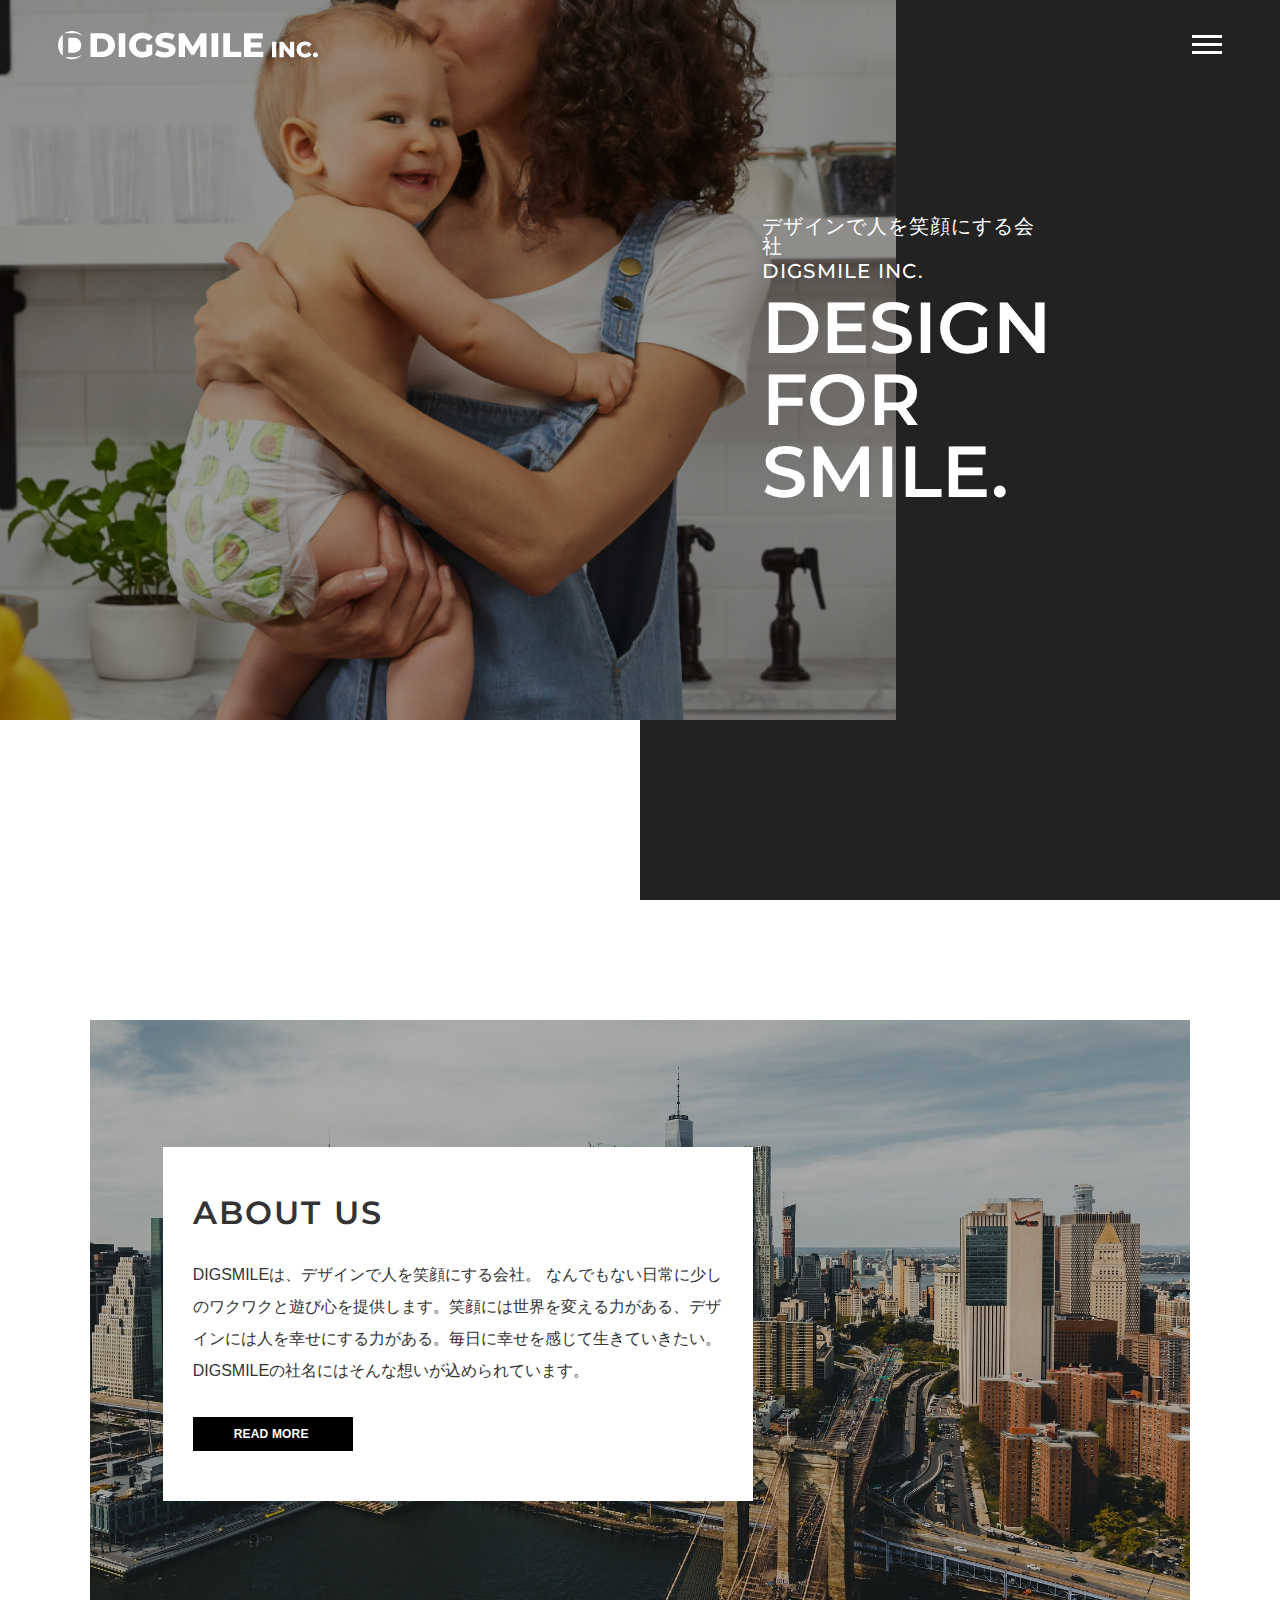
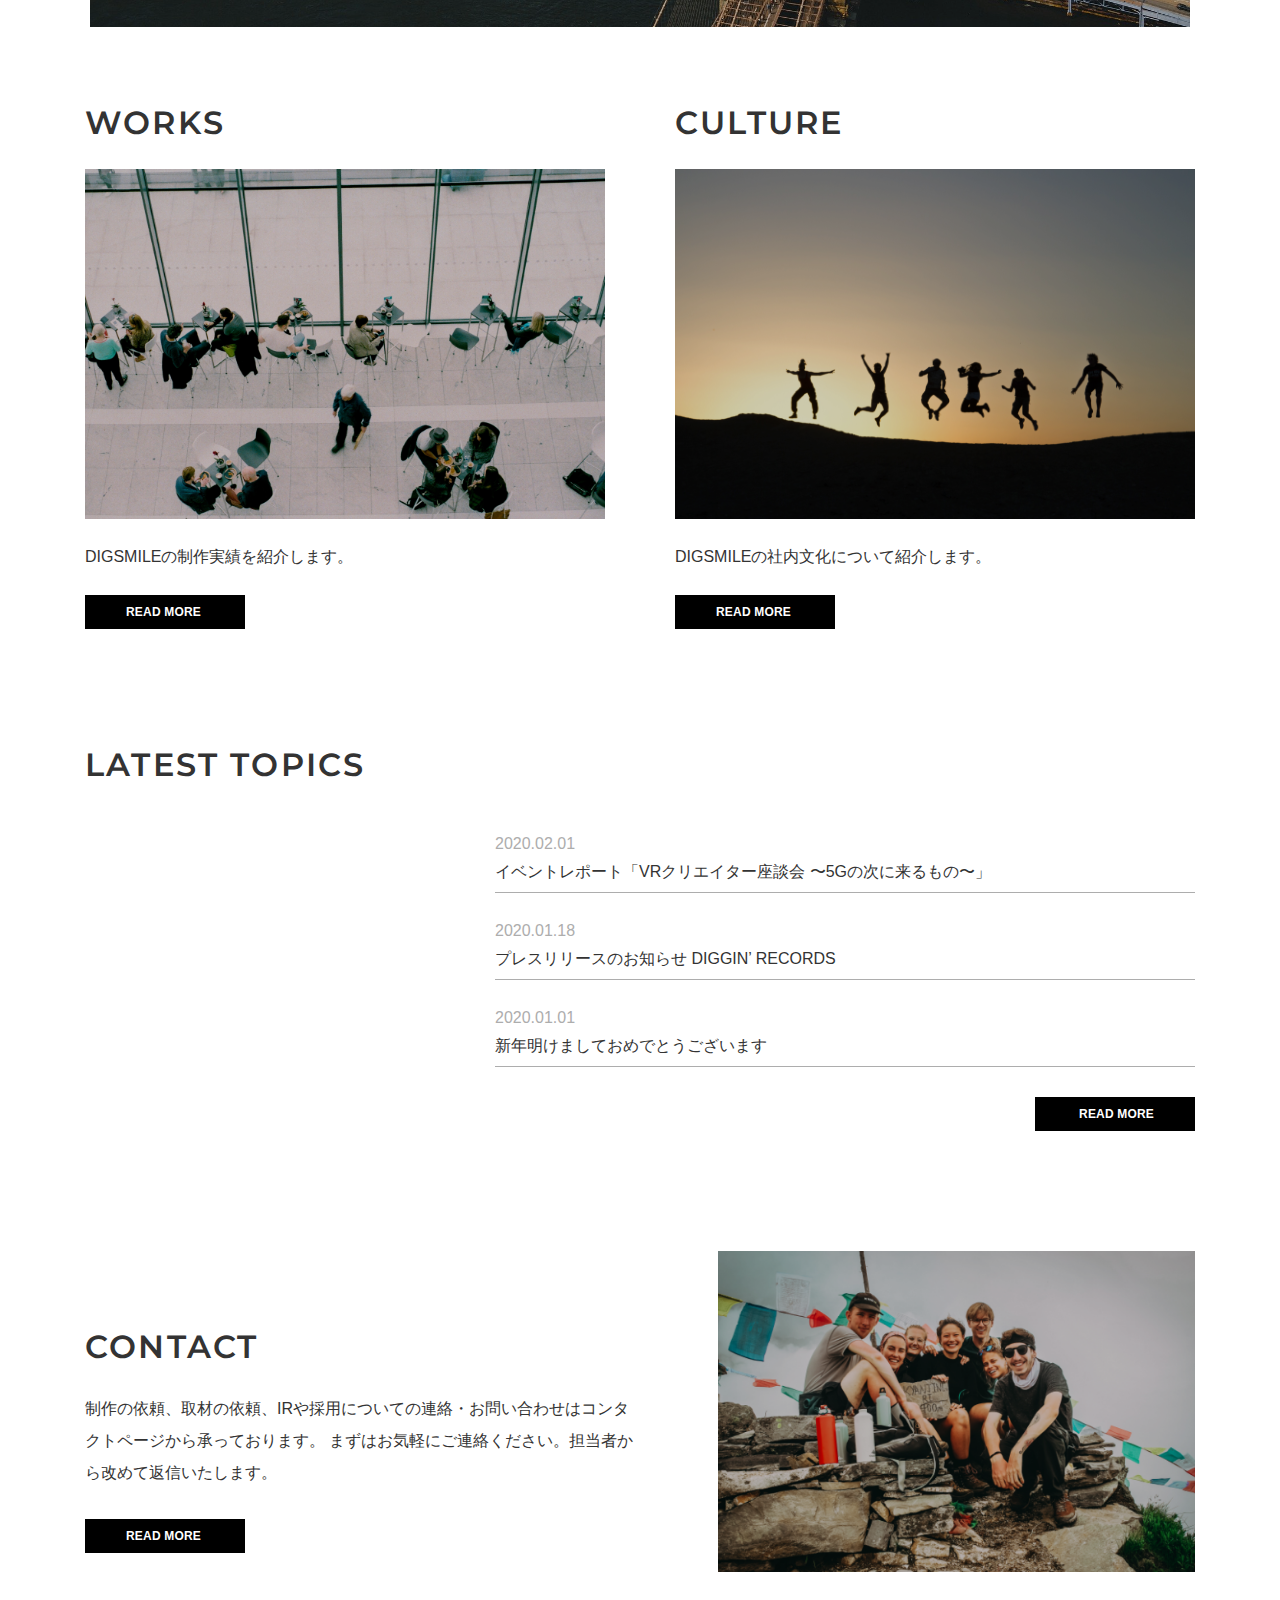
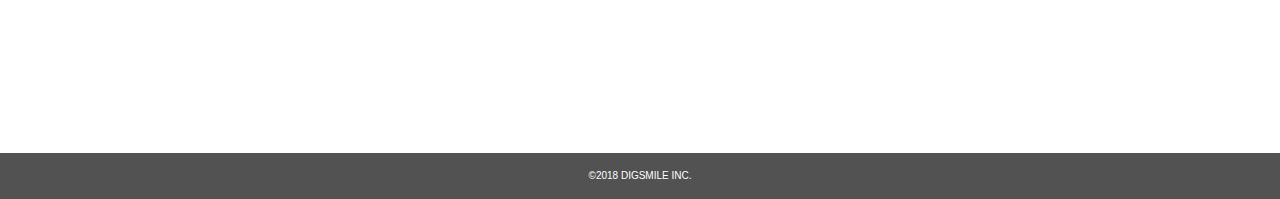
<file: index.html>
<!DOCTYPE html>
<html lang="en">

<head>
    <meta charset="UTF-8">
    <meta http-equiv="X-UA-Compatible" content="IE=edge">
    <meta name="viewport" content="width=device-width, initial-scale=1.0">
    <title>DIGSMILE</title>
    <meta name="description" content="DIGSMILEは、デザインで人を笑顔にする会社。
    なんでもない日常に少しのワクワクと遊び心を提供します。笑顔には世界を変える力がある、デザインには人を幸せにする力がある。毎日に幸せを感じて生きていきたい。">
    <link rel="shortcut icon" href="./img/logo.png">
    <link rel="preconnect" href="https://fonts.googleapis.com">
    <link rel="preconnect" href="https://fonts.gstatic.com" crossorigin>
    <link
        href="https://fonts.googleapis.com/css2?family=Montserrat:wght@400;800&family=Noto+Sans+JP:wght@400;700&display=swap"
        rel="stylesheet">
    <!-- aos -->
    <link href="https://unpkg.com/aos@2.3.1/dist/aos.css" rel="stylesheet">    
    <link rel="stylesheet" href="./css/reset.css">
    <link rel="stylesheet" href="./css/style.css">
</head>

<body>
    <header>
        <div class="header_inner">
            <h1 class="header_logo"><a href="./index.html"><img src="./img/site-logo.png" alt="ロゴ"></a></h1>

            <!-- drawer -->
            <div class="drawer-icon ">
                <div class="drawer-icon__bars">
                    <div class="drawer-icon__bar1"></div>
                    <div class="drawer-icon__bar2"></div>
                    <div class="drawer-icon__bar3"></div>
                </div>
            </div>
            <div class="drawer-content">
                <div class="drawer-content__items">
                    <div class="drawer-content__item"><a href="./index.html">
                        <img src="./img/logo.png" alt="">
                    </a></div>
                    <div class="drawer-content__item"><a href="./about.html">ABOUT US</a></div>
                    <div class="drawer-content__item"><a href="#works">WORKS</a></div>
                    <div class="drawer-content__item"><a href="#culture">CULTURE</a></div>
                    <div class="drawer-content__item"><a href="#topics">TOPICS</a></div>
                    <div class="drawer-content__item"><a href="./contact.html">CONTACT</a></div>
                </div>
            </div>
        
            <div class="drawer-background">
        
            </div>

        </div>
    </header>

    <main>
        <section class="top">
            <div class="top_img">
                <div class="top_copy">
                    <p class="top_jp">デザインで人を笑顔にする会社</p>
                    <p class="top_company">DIGSMILE INC.</p>
                    <p class="main_copy">DESIGN<br>FOR<br>SMILE.</p>
                </div>

            </div>

        </section>
        <section class="about">
            <div class="about_inner" >
                <div class="about_container">
                    <h2 class="about_title title">ABOUT US</h2>
                    <p class="about_copy">DIGSMILEは、デザインで人を笑顔にする会社。
                        なんでもない日常に少しのワクワクと遊び心を提供します。笑顔には世界を変える力がある、デザインには人を幸せにする力がある。毎日に幸せを感じて生きていきたい。
                        DIGSMILEの社名にはそんな想いが込められています。</p>
                    <div class="about_button btn"><a href="">READ MORE</a></div>
                </div>
            </div>

        </section>
        <section class="items">
            <div class="items_inner inner">
                <div class="works" id="works">
                    <h2 class="items_title title">WORKS</h2>
                    <div class="items_img"><img src="./img/works-img.png" alt=""></div>
                    <p class="items_text">DIGSMILEの制作実績を紹介します。</p>
                    <div class="items_button btn"><a href="">READ MORE</a></div>
                </div>
                <div class="culture" id="culture">
                    <h2 class="items_title title">CULTURE</h2>
                    <div class="items_img"><img src="./img/culture-img.png" alt=""></div>
                    <p class="items_text">DIGSMILEの社内文化について紹介します。</p>
                    <div class="items_button btn"><a href="">READ MORE</a></div>

                </div>
            </div>
        </section>
        <section class="topics" id="topics">
            <div class="topics_inner inner">
                <h2 class="topics_title title">LATEST TOPICS</h2>
                <ul class="topics_items">
                    <li class="topics_item"><a href="">
                            <time class="topics_date">2020.02.01</time>
                            <div class="topics_subtitle">イベントレポート「VRクリエイター座談会 〜5Gの次に来るもの〜」</div>
                        </a></li>
                    <li class="topics_item"><a href="">
                            <time class="topics_date">2020.01.18</time>
                            <div class="topics_subtitle"> プレスリリースのお知らせ DIGGIN’ RECORDS</div>
                        </a></li>
                    <li class="topics_item"><a href="">
                            <time class="topics_date">2020.01.01</time>
                            <div class="topics_subtitle">新年明けましておめでとうございます</div>
                        </a></li>
                </ul>
                <div class="topics_button btn"><a href="">READ MORE</a></div>


            </div>

        </section>
        <section class="contact">
            <div class="contact_inner inner">
                <div class="contact_content">
                    <div class="contact_title title">CONTACT</div>
                    <p class="contact_text">制作の依頼、取材の依頼、IRや採用についての連絡・お問い合わせはコンタクトページから承っております。
                        まずはお気軽にご連絡ください。担当者から改めて返信いたします。
                    </p>
                    <div class="contact_button btn"><a href="">READ MORE</a></div>
                </div>
                <div class="contact_img"><img src="./img/recruit-img.png" alt=""></div>
            </div>
        </section>
    </main>
    <footer>
        <footer class="footer_copy">©2018 DIGSMILE INC.</footer>

    </footer>
    <!-- j -->
    <script src="https://ajax.googleapis.com/ajax/libs/jquery/3.4.1/jquery.min.js"></script>
    <!-- aos.js -->
    <script src="https://unpkg.com/aos@2.3.1/dist/aos.js"></script>
    <script src="./js/script.js"></script>



</body>

</html>
</file>
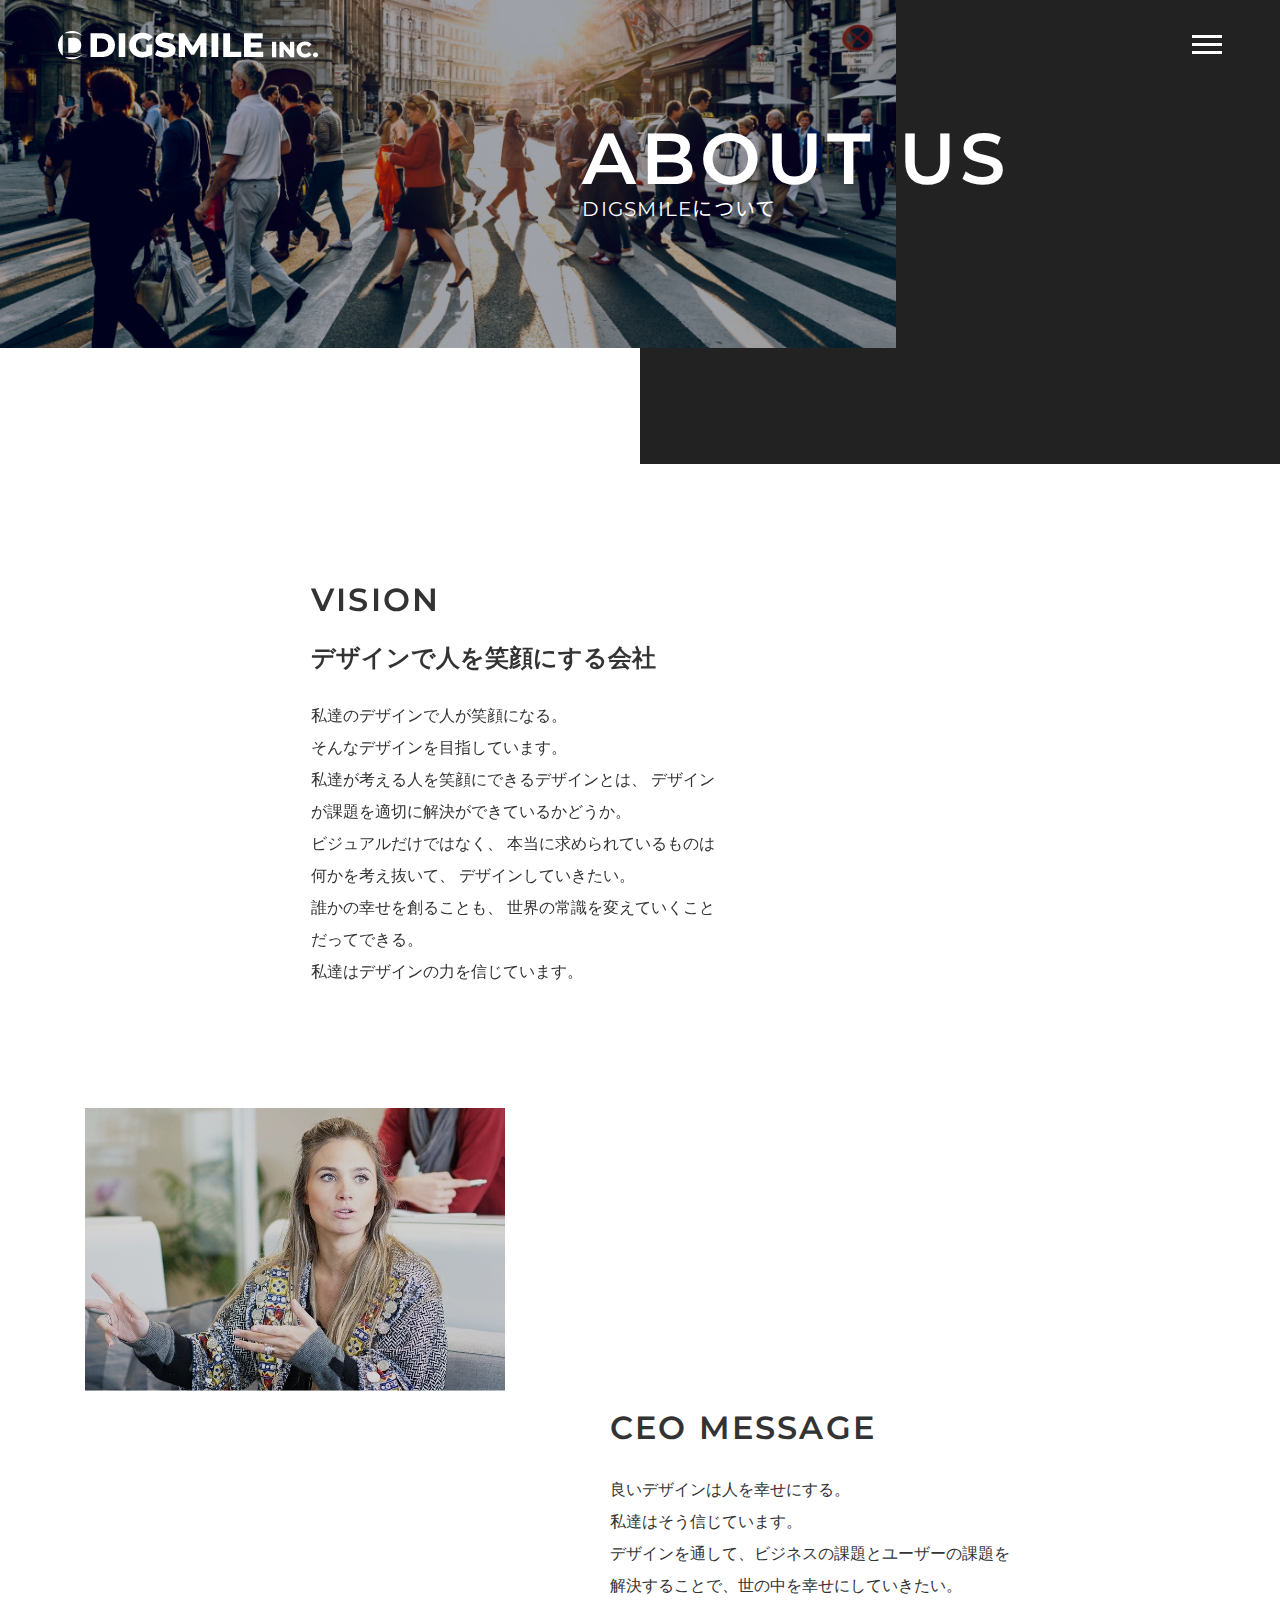
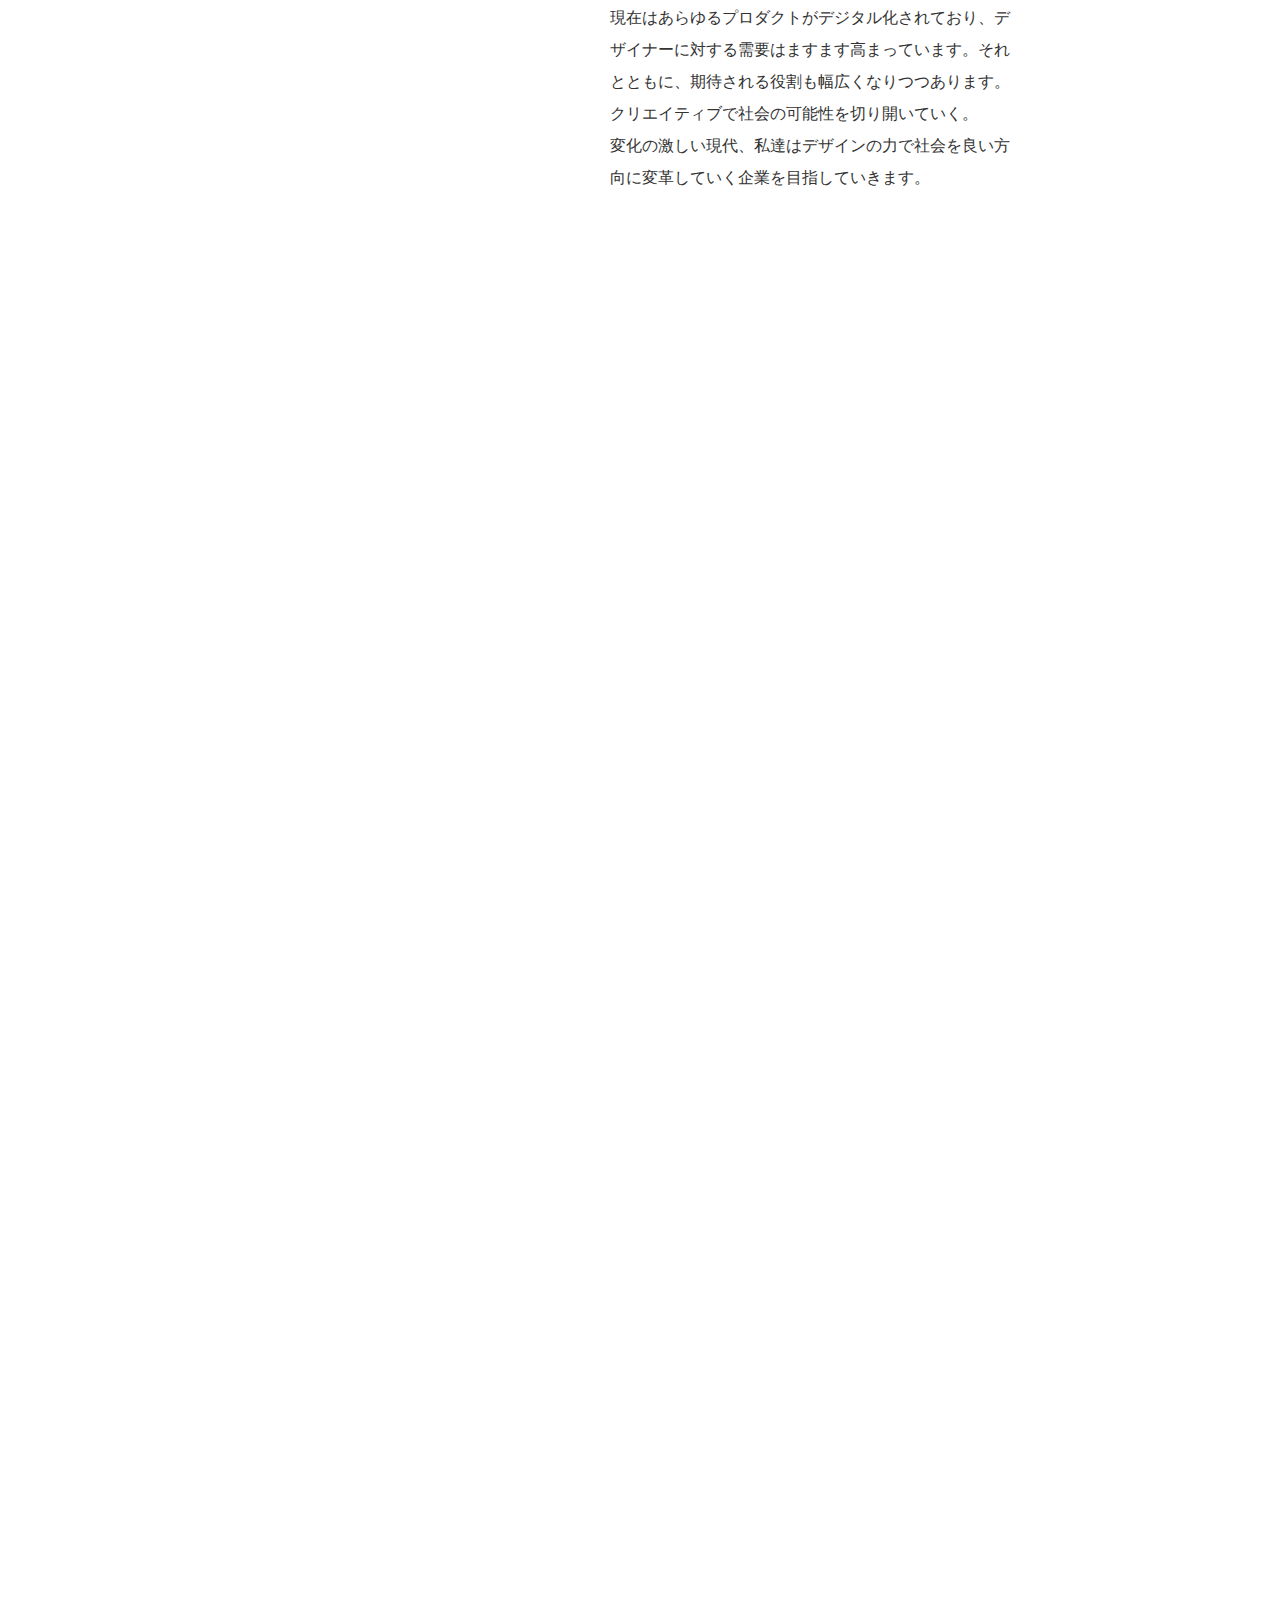
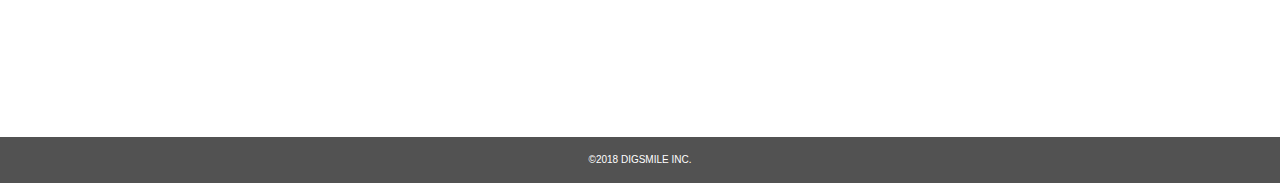
<file: about.html>
<!DOCTYPE html>
<html lang="en">

<head>
    <meta charset="UTF-8">
    <meta http-equiv="X-UA-Compatible" content="IE=edge">
    <meta name="viewport" content="width=device-width, initial-scale=1.0">
    <title>DIGSMILEについて</title>
    <meta name="description" content="DIGSMILEについて">
    <link rel="shortcut icon" href="./img/logo.png">

    <link rel="preconnect" href="https://fonts.googleapis.com">
    <link rel="preconnect" href="https://fonts.gstatic.com" crossorigin>
    <link
        href="https://fonts.googleapis.com/css2?family=Montserrat:wght@400;800&family=Noto+Sans+JP:wght@400;700&display=swap"
        rel="stylesheet">
    <!-- aos -->
    <link href="https://unpkg.com/aos@2.3.1/dist/aos.css" rel="stylesheet">    
    <link rel="stylesheet" href="./css/reset.css">
    <link rel="stylesheet" href="./css/style.css">
</head>

<body>
    <header>
        <div class="header_inner">
            <h1 class="header_logo"><a href="./index.html"><img src="./img/site-logo.png" alt="ロゴ"></a></h1>

            <!-- drawer -->
            <div class="drawer-icon ">
                <div class="drawer-icon__bars">
                    <div class="drawer-icon__bar1"></div>
                    <div class="drawer-icon__bar2"></div>
                    <div class="drawer-icon__bar3"></div>
                </div>
            </div>
            <div class="drawer-content">
                <div class="drawer-content__items">
                    <div class="drawer-content__item"><a href="./index.html">
                        <img src="./img/logo.png" alt="">
                    </a></div>
                    <div class="drawer-content__item"><a href="./about.html">ABOUT US</a></div>
                    <div class="drawer-content__item"><a href="#vision">VISION</a></div>
                    <div class="drawer-content__item"><a href="#message">MESSAGE</a></div>
                    <div class="drawer-content__item"><a href="#company">COMPANY</a></div>
                    <div class="drawer-content__item"><a href="./contact.html">CONTACT</a></div>
                </div>
            </div>
        
            <div class="drawer-background">
        
            </div>

        </div>
    </header>
    <main>
        <section class="about_top">
            <div class="about_top_img">
                <div class="about_top_copy">
                    <div class="about_top_title">ABOUT US</div>
                    <p class="about_top_text">DIGSMILEについて</p>
                </div>
            </div>
        </section>
        <section class="vision" id="vision" data-aos="fade-up">
            <div class="vision_inner inner">
                <div class="vision_box">
                    <div class="vision_title title">VISION</div>
                    <div class="vision_subtitle">デザインで人を笑顔にする会社</div>
                    <p class="vision_text">
                        私達のデザインで人が笑顔になる。
                        <br>
                        そんなデザインを目指しています。
                        <br>
                        私達が考える人を笑顔にできるデザインとは、
                        デザインが課題を適切に解決ができているかどうか。
                        <br>
                        ビジュアルだけではなく、
                        本当に求められているものは何かを考え抜いて、
                        デザインしていきたい。
                        <br>
                        誰かの幸せを創ることも、
                        世界の常識を変えていくことだってできる。
                        <br>
                        私達はデザインの力を信じています。
                    </p>
                </div>
            </div>

        </section>
        <section class="ceo" id="message">
            <div class="ceo_inner inner">
                <div class="ceo_img"><img src="./img/ceo-img.png" alt=""></div>
                <div class="ceo_box">
                    <div class="ceo_title title" >CEO MESSAGE</div>
                    <p class="ceo_text" >
                        良いデザインは人を幸せにする。
                        <br>
                        私達はそう信じています。
                        <br>


                        デザインを通して、ビジネスの課題とユーザーの課題を解決することで、世の中を幸せにしていきたい。
                        <br>


                        現在はあらゆるプロダクトがデジタル化されており、デザイナーに対する需要はますます高まっています。それとともに、期待される役割も幅広くなりつつあります。
                        <br>
                        クリエイティブで社会の可能性を切り開いていく。
                        <br>

                        変化の激しい現代、私達はデザインの力で社会を良い方向に変革していく企業を目指していきます。</p>
                </div>
            </div>

        </section>
        <section class="company" id="company" data-aos="fade-up">
            <div class="company_inner inner">
                <div class="company_title title">COMPANY</div>
                <dl class="company_lists">
                    <div class="company_list">
                        <dt class="company_list_title">社名</dt>
                        <dd class="company_list_detail">株式会社DIGSMILE</dd>
                    </div>
                    <div class="company_list">
                        <dt class="company_list_title">代表取締役</dt>
                        <dd class="company_list_detail">テイラー・スウィフト</dd>
                    </div>
                    <div class="company_list">
                        <dt class="company_list_title">設立</dt>
                        <dd class="company_list_detail">2020年1月1日</dd>
                    </div>
                    <div class="company_list">
                        <dt class="company_list_title">資本金</dt>
                        <dd class="company_list_detail">1億円</dd>
                    </div>
                    <div class="company_list">
                        <dt class="company_list_title">所在地</dt>
                        <dd class="company_list_detail">東京都新宿区☓☓0-0-0</dd>
                    </div>
                    <div class="company_list">
                        <dt class="company_list_title">電話番号</dt>
                        <dd class="company_list_detail">03-0000-00000</dd>
                    </div>
                </dl>
                <div class="gmap">
                    <iframe src="https://www.google.com/maps/embed?pb=!1m18!1m12!1m3!1d51840.02206357025!2d139.6741777168114!3d35.701583678374355!2m3!1f0!2f0!3f0!3m2!1i1024!2i768!4f13.1!3m3!1m2!1s0x60188d2059b7fd4b%3A0xec61c68fe232efd2!2z5p2x5Lqs6YO95paw5a6_5Yy6!5e0!3m2!1sja!2sjp!4v1634237068586!5m2!1sja!2sjp" width="600" height="450" style="border:0;" allowfullscreen="" loading="lazy"></iframe>

                </div>

            </div>

        </section>
        <section class="map">

        </section>
    </main>
    <footer>
        <footer class="footer_copy">©2018 DIGSMILE INC.</footer>
    </footer>
    <!-- j -->
    <script src="https://ajax.googleapis.com/ajax/libs/jquery/3.4.1/jquery.min.js"></script>
    <!-- aos.js -->
    <script src="https://unpkg.com/aos@2.3.1/dist/aos.js"></script>
    <script src="./js/script.js"></script>



</body>

</html>
</file>
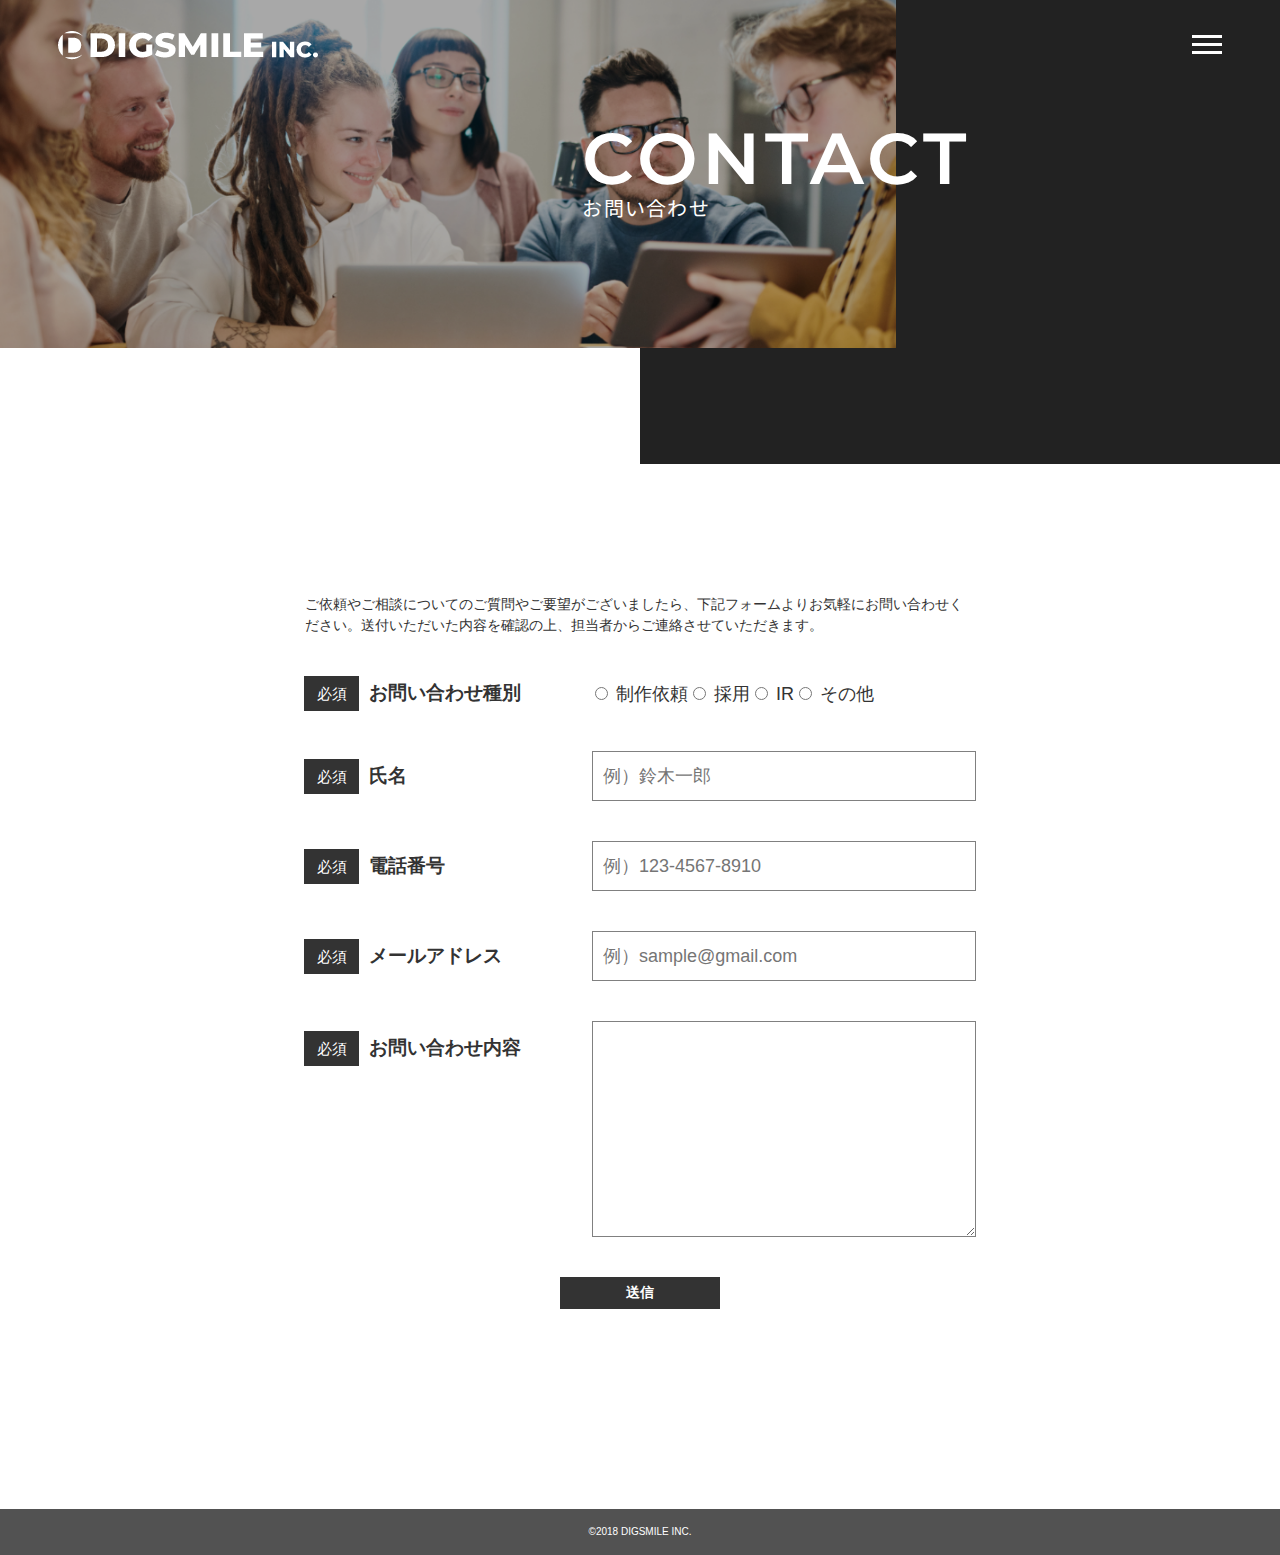
<file: contact.html>
<!DOCTYPE html>
<html lang="en">

<head>
    <meta charset="UTF-8">
    <meta http-equiv="X-UA-Compatible" content="IE=edge">
    <meta name="viewport" content="width=device-width, initial-scale=1.0">
    <title>お問い合わせ</title>
    <meta name="description" content="お問い合わせ">
    <link rel="shortcut icon" href="./img/logo.png">

    <link rel="preconnect" href="https://fonts.googleapis.com">
    <link rel="preconnect" href="https://fonts.gstatic.com" crossorigin>
    <link
        href="https://fonts.googleapis.com/css2?family=Montserrat:wght@400;800&family=Noto+Sans+JP:wght@400;700&display=swap"
        rel="stylesheet">
    <!-- aos -->
    <link href="https://unpkg.com/aos@2.3.1/dist/aos.css" rel="stylesheet">    
    <link rel="stylesheet" href="./css/reset.css">
    <link rel="stylesheet" href="./css/style.css">
</head>

<body>
    <header>
        <div class="header_inner">
          <h1 class="header_logo"><a href="./index.html"><img src="./img/site-logo.png" alt="ロゴ"></a></h1>

            <!-- drawer -->
            <div class="drawer-icon ">
                <div class="drawer-icon__bars">
                    <div class="drawer-icon__bar1"></div>
                    <div class="drawer-icon__bar2"></div>
                    <div class="drawer-icon__bar3"></div>
                </div>
            </div>
            <div class="drawer-content">
                <div class="drawer-content__items">
                    <div class="drawer-content__item"><a href="./index.html">
                        <img src="./img/logo.png" alt="">
                    </a></div>
                    <div class="drawer-content__item"><a href="./about.html">ABOUT US</a></div>
                    <div class="drawer-content__item"><a href="./contact.html">CONTACT</a></div>
                </div>
            </div>
        
            <div class="drawer-background">
        
            </div>
        </div>
    </header>
    <main>
        <section class="about_top">
            <div class="contact_top_img">
                <div class="about_top_copy">
                    <div class="about_top_title">CONTACT</div>
                    <p class="about_top_text">お問い合わせ</p>
                </div>
            </div>
        </section>
        <section class="contact_box">
            <form>
                <p class="label-title">ご依頼やご相談についてのご質問やご要望がございましたら、下記フォームよりお気軽にお問い合わせください。送付いただいた内容を確認の上、担当者からご連絡させていただきます。</p>
                <div class="form-radio">
                    <p class="form-label"><span class="form-require">必須</span>お問い合わせ種別</p>
                    <div class="radio-label">
                        　<label>
                            <input type="radio" name="job" value="officeworker">
                            制作依頼
                        </label>
                        <label>
                            <input type="radio" name="job" value="student">
                            採用
                        </label>
                        <label>
                            <input type="radio" name="job" value="housewife">
                            IR
                        </label>
                        <label for="sonota">
                            <input type="radio" name="job" value="other">
                            その他
                        </label>
                    </div>
                </div>
                <div class="form-sample">
                    <p class="form-label"><span class="form-require">必須</span>氏名</p>
                    <input type="text" class="form-input" placeholder="例）鈴木一郎">
                </div>
                
                <div class="form-sample">
                    <p class="form-label"><span class="form-require">必須</span>電話番号</p>
                    <input type="text" class="form-input" placeholder="例）123-4567-8910">
                </div>
                <div class="form-sample">
                    <p class="form-label"><span class="form-require">必須</span>メールアドレス</p>
                    <input type="email" class="form-input" placeholder="例）sample@gmail.com">
                </div>
                <div class="form-sample">
                    <p class="form-label last"><span class="form-require">必須</span>お問い合わせ内容</p>
                    <textarea class="form-textarea"></textarea>
                </div>
                <div class="form_button">
                    <input type="submit" class="form-Btn" value="送信">
                </div>
            </form>

        </section>


    </main>
    <footer>
        <footer class="footer_copy">©2018 DIGSMILE INC.</footer>
    </footer>
    <!-- j -->
    <script src="https://ajax.googleapis.com/ajax/libs/jquery/3.4.1/jquery.min.js"></script>
    <!-- aos.js -->
    <script src="https://unpkg.com/aos@2.3.1/dist/aos.js"></script>
    <script src="./js/script.js"></script>


</body>

</html>
</file>
<file: css/style.css>
body {
  font-family: YuGothic, "Yu Gothic", sans-serif;
  color: #333333;
}

.inner {
  max-width: 1110px;
  margin: 0 auto;
}

@media (min-width: 768px) and (max-width: 1200px) {
  .inner {
    padding: 0 30px;
  }
}

@media (max-width: 767px) {
  .inner {
    padding: 0 15px;
  }
}

.title {
  font-size: 32px;
  font-family: "Montserrat", "Noto Sans JP", sans-serif;
  font-weight: 600;
  letter-spacing: 0.068em;
}

.btn a {
  display: inline-block;
  padding: 10px 40px;
  background-color: #000;
  color: #fff;
  font-size: 12px;
  font-weight: 600;
  letter-spacing: 0.015em;
  width: 160px;
  border: 1px solid #000;
}

.btn a:hover {
  color: #000;
  background-color: #fff;
  border: solid 1px #000;
  -webkit-transition: all 0.3s;
  transition: all 0.3s;
}

header {
  z-index: 100;
  position: fixed;
  width: 100%;
}

.header_inner {
  height: 90px;
  display: -webkit-box;
  display: -ms-flexbox;
  display: flex;
  -webkit-box-pack: justify;
      -ms-flex-pack: justify;
          justify-content: space-between;
  -webkit-box-align: center;
      -ms-flex-align: center;
          align-items: center;
  padding: 0 58px;
}

@media (max-width: 767px) {
  .header_inner {
    padding: 0 20px;
  }
}

.header_charge_color {
  background-color: #292929e0;
}

.drawer-icon {
  z-index: 300;
  -webkit-transition: -webkit-transform 0.5s ease 0s;
  transition: -webkit-transform 0.5s ease 0s;
  transition: transform 0.5s ease 0s;
  transition: transform 0.5s ease 0s, -webkit-transform 0.5s ease 0s;
  cursor: pointer;
}

.drawer-icon.is-active .drawer-icon__bar1 {
  -webkit-transform: rotate(-45deg);
          transform: rotate(-45deg);
  top: 8px;
}

.drawer-icon.is-active .drawer-icon__bar2 {
  display: none;
}

.drawer-icon.is-active .drawer-icon__bar3 {
  -webkit-transform: rotate(45deg);
          transform: rotate(45deg);
  top: 8px;
}

.drawer-icon__bars {
  width: 30px;
  height: 20px;
  position: relative;
  display: block;
}

.drawer-icon__bar1,
.drawer-icon__bar2,
.drawer-icon__bar3 {
  position: absolute;
  width: 30px;
  height: 3px;
  background: #fff;
  top: 0;
  left: 0;
}

.drawer-icon__bar1 {
  top: 0;
}

.drawer-icon__bar2 {
  top: 8px;
}

.drawer-icon__bar3 {
  top: 16px;
}

.drawer-content {
  width: 55%;
  height: 80%;
  position: fixed;
  right: 0;
  top: 0;
  background: #222222;
  -webkit-box-shadow: 0 0 3px rgba(0, 0, 0, 0.16);
          box-shadow: 0 0 3px rgba(0, 0, 0, 0.16);
  z-index: 299;
  -webkit-transform: translateX(105%);
          transform: translateX(105%);
  -webkit-transition: -webkit-transform 0.5s ease 0s;
  transition: -webkit-transform 0.5s ease 0s;
  transition: transform 0.5s ease 0s;
  transition: transform 0.5s ease 0s, -webkit-transform 0.5s ease 0s;
}

.drawer-content.is-active {
  -webkit-transform: translateX(0);
          transform: translateX(0);
}

@media (max-width: 767px) {
  .drawer-content {
    width: 100%;
    height: 100vh;
  }
}

.drawer-content__items {
  padding: 180px;
  text-align: center;
}

@media (min-width: 768px) and (max-width: 1200px) {
  .drawer-content__items {
    padding: 140px;
  }
}

@media (max-width: 767px) {
  .drawer-content__items {
    padding: 90px;
  }
}

.drawer-content__item {
  margin-top: 30px;
}

.drawer-content__item:first-child {
  margin-top: 0;
}

.drawer-content__item a {
  display: block;
  color: #fff;
  text-decoration: none;
  position: relative;
  font-size: 20px;
  font-weight: 600;
  font-family: "Montserrat", "Noto Sans JP", sans-serif;
  letter-spacing: 0.068em;
}

.drawer-content__item a:hover {
  color: #808080;
}

.drawer-background {
  position: fixed;
  top: 0;
  left: 0;
  width: 100%;
  height: 100%;
  z-index: 298;
  display: none;
}

.drawer-background.is-active {
  background-color: rgba(0, 0, 0, 0.4);
  display: block;
}

.top {
  height: 100vh;
}

.top::after {
  position: absolute;
  content: "";
  display: block;
  background-color: #222;
  height: 100%;
  width: 50%;
  top: 0;
  right: 0;
  z-index: -1;
}

.top_img {
  background: url(../img/kv-img.png) no-repeat center center/cover;
  height: 80%;
  width: 70%;
  position: relative;
}

.top_copy {
  content: "";
  position: absolute;
  top: 30%;
  left: 85%;
  color: #fff;
}

@media (max-width: 767px) {
  .top_copy {
    left: 20%;
  }
}

.top_jp {
  font-size: 20px;
  font-weight: 500;
  letter-spacing: 0.050em;
}

@media (max-width: 767px) {
  .top_jp {
    font-size: 18px;
  }
}

.top_company {
  font-size: 20px;
  margin-top: 5px;
  font-weight: 500;
  font-family: "Montserrat", "Noto Sans JP", sans-serif;
  letter-spacing: 0.063em;
}

.main_copy {
  margin-top: 10px;
  font-size: 72px;
  font-weight: 600;
  font-family: "Montserrat", "Noto Sans JP", sans-serif;
}

.main_copy br {
  display: block;
  content: "";
  height: 10px;
}

.about {
  padding: 120px 0 80px 0;
}

.about_inner {
  background: url(../img/about-img.png) no-repeat center center/contain;
  max-width: 1110px;
  width: 100%;
  height: 607px;
  position: relative;
  margin: 0 auto;
}

@media (max-width: 767px) {
  .about_inner {
    padding: 0 15px;
    background: url(../img/about-img.png) no-repeat center center/cover;
  }
}

.about_container {
  background-color: #fff;
  padding: 50px 30px;
  width: 590px;
  position: absolute;
  top: 50%;
  left: 7%;
  -webkit-transform: translateY(-50%);
          transform: translateY(-50%);
}

@media (max-width: 767px) {
  .about_container {
    width: 345px;
    left: auto;
  }
}

.about_copy {
  line-height: 2;
  margin-top: 30px;
}

.about_button {
  display: inline-block;
  margin-top: 30px;
}

.about_button a {
  padding: 10px 40px;
  background-color: #000;
  color: #fff;
  font-size: 12px;
  font-weight: 600;
  letter-spacing: 0.015em;
  width: 160px;
}

.items_inner {
  display: -webkit-box;
  display: -ms-flexbox;
  display: flex;
  -webkit-box-pack: justify;
      -ms-flex-pack: justify;
          justify-content: space-between;
}

@media (min-width: 768px) and (max-width: 1200px) {
  .items_inner {
    display: block;
  }
}

@media (max-width: 767px) {
  .items_inner {
    display: block;
  }
}

@media (min-width: 768px) and (max-width: 1200px) {
  .culture {
    margin-top: 80px;
  }
}

@media (max-width: 767px) {
  .culture {
    margin-top: 80px;
  }
}

.items_img {
  margin-top: 30px;
}

.items_img img {
  width: 100%;
}

.items_text {
  margin-top: 30px;
}

.items_button {
  margin-top: 30px;
}

.topics {
  margin-top: 120px;
}

.topics_items {
  margin-top: 55px;
  margin-left: auto;
  max-width: 700px;
}

.topics_item {
  border-bottom: solid 1px #ADADAD;
  margin-top: 30px;
}

.topics_item:first-child {
  margin-top: 0;
}

.topics_date {
  color: #ADADAD;
}

@media (max-width: 767px) {
  .topics_date {
    font-size: 14px;
  }
}

.topics_subtitle {
  color: #333333;
  margin: 12px 0;
}

@media (max-width: 767px) {
  .topics_subtitle {
    font-size: 14px;
  }
}

.topics_button {
  text-align: right;
  margin-top: 30px;
}

.contact {
  margin: 120px 0;
}

@media (max-width: 767px) {
  .contact {
    margin: 80px 0;
  }
}

.contact_inner {
  display: -webkit-box;
  display: -ms-flexbox;
  display: flex;
  -webkit-box-pack: justify;
      -ms-flex-pack: justify;
          justify-content: space-between;
}

@media (min-width: 768px) and (max-width: 1200px) {
  .contact_inner {
    display: block;
  }
}

@media (max-width: 767px) {
  .contact_inner {
    display: block;
  }
}

.contact_content {
  padding: 80px 80px 80px 0;
}

@media (max-width: 767px) {
  .contact_content {
    padding: 0 0 80px;
  }
}

.contact_text {
  margin-top: 30px;
  line-height: 2;
}

.contact_button {
  margin-top: 30px;
}

.contact_img {
  width: 100%;
}

.contact_img img {
  width: 100%;
}

.footer_copy {
  background-color: #525252;
  color: #fff;
  text-align: center;
  padding: 18px 0;
  font-size: 10px;
}

.about_top {
  height: 464px;
}

.about_top::after {
  position: absolute;
  content: "";
  display: block;
  background-color: #222;
  height: 464px;
  width: 50%;
  top: 0;
  right: 0;
  z-index: -1;
}

.about_top_img {
  background: url(../img/heading-img.png) no-repeat center center/cover;
  height: 75%;
  width: 70%;
  position: relative;
}

.about_top_copy {
  content: "";
  position: absolute;
  color: #fff;
  top: 35%;
  left: 65%;
  font-family: "Montserrat", "Noto Sans JP", sans-serif;
  width: 82%;
}

@media (min-width: 768px) and (max-width: 1200px) {
  .about_top_copy {
    left: 50%;
    width: 100%;
  }
}

@media (max-width: 767px) {
  .about_top_copy {
    left: 5%;
    width: 120%;
  }
}

.about_top_title {
  font-size: 72px;
  font-weight: 600;
  letter-spacing: 0.063em;
}

@media (max-width: 767px) {
  .about_top_title {
    font-size: 50px;
  }
}

.about_top_text {
  font-size: 20px;
  letter-spacing: 0.063em;
  margin-top: 5px;
}

.vision_inner {
  padding-left: 226px;
}

@media (min-width: 768px) and (max-width: 1200px) {
  .vision_inner {
    padding-left: 30px;
  }
}

@media (max-width: 767px) {
  .vision_inner {
    padding-left: 15px;
  }
}

.vision_box {
  width: 415px;
  margin: 120px 0;
}

@media (max-width: 767px) {
  .vision_box {
    width: 95%;
  }
}

.vision_subtitle {
  font-weight: 600;
  font-size: 24px;
  margin-top: 30px;
}

.vision_text {
  margin-top: 30px;
  line-height: 2;
}

.vision_text br {
  display: block;
  content: "";
  height: 30px;
}

.ceo {
  height: 900px;
}

.ceo_inner {
  position: relative;
}

.ceo_img {
  width: 420px;
}

@media (max-width: 767px) {
  .ceo_img {
    width: 100%;
  }
}

.ceo_img img {
  width: 100%;
}

.ceo_box {
  position: absolute;
  content: "";
  right: 0;
  top: 0;
  width: 770px;
  padding: 160px 185px 90px;
  margin-top: 144px;
}

@media (max-width: 767px) {
  .ceo_box {
    padding: 160px 15px 90px;
    width: 100%;
  }
}

.ceo_text {
  margin-top: 30px;
  line-height: 2;
}

.ceo_text br {
  display: block;
  content: "";
  height: 30px;
}

.company_title {
  margin-top: 120px;
}

.company_lists {
  margin-top: 50px;
  border-top: dotted 1px #888888;
}

.company_list {
  display: -webkit-box;
  display: -ms-flexbox;
  display: flex;
  padding: 20px 0;
  border-bottom: dotted 1px #888888;
  width: 72%;
  margin-left: auto;
}

@media (max-width: 767px) {
  .company_list {
    width: 100%;
  }
}

.company_list_title {
  font-weight: 600;
  width: 80px;
  margin-right: 112px;
}

@media (max-width: 767px) {
  .company_list_title {
    width: 50%;
    margin-right: 0;
  }
}

.gmap {
  height: 0;
  overflow: hidden;
  padding-bottom: 56.25%;
  position: relative;
  margin: 40px 0 120px;
}

.gmap iframe {
  position: absolute;
  left: 0;
  top: 0;
  height: 100%;
  width: 100%;
}

form {
  max-width: 700px;
  margin: 130px auto 200px;
}

@media (max-width: 767px) {
  form {
    margin: 100px auto 150px;
  }
}

.label-title {
  line-height: 1.5;
  font-size: 14px;
  padding: 0 15px;
}

.radioinput {
  text-align: center;
}

.form-sample {
  width: 100%;
  display: -webkit-box;
  display: -ms-flexbox;
  display: flex;
  -webkit-box-align: center;
      -ms-flex-align: center;
          align-items: center;
  padding-left: 14px;
  padding-right: 14px;
  margin-top: 40px;
}

@media (max-width: 767px) {
  .form-sample {
    display: block;
  }
}

.form-radio {
  display: -webkit-box;
  display: -ms-flexbox;
  display: flex;
  width: 100%;
  -webkit-box-align: center;
      -ms-flex-align: center;
          align-items: center;
  padding-left: 14px;
  padding-right: 14px;
  margin-top: 40px;
}

@media (max-width: 767px) {
  .form-radio {
    display: block;
  }
}

.radio-label {
  width: 100%;
  max-width: 500px;
  margin-left: 20px;
  font-size: 18px;
  display: -webkit-box;
  display: -ms-flexbox;
  display: flex;
}

@media (max-width: 767px) {
  .radio-label {
    margin-left: 0;
    -webkit-box-orient: vertical;
    -webkit-box-direction: normal;
        -ms-flex-direction: column;
            flex-direction: column;
  }
  .radio-label label {
    margin-top: 10px;
  }
  .radio-label label:first-child {
    margin-top: 0;
  }
}

.form-label {
  width: 100%;
  max-width: 248px;
  font-weight: bold;
  font-size: 19px;
}

.form-label.last {
  margin-top: 10px;
  margin-bottom: auto;
}

.form-require {
  margin-right: 10px;
  padding-top: 10px;
  padding-bottom: 10px;
  width: 55px;
  display: inline-block;
  text-align: center;
  background: #333333;
  color: #fff;
  font-size: 15px;
}

.form-input {
  border: 1px solid gray;
  margin-left: 40px;
  padding-left: 10px;
  height: 50px;
  width: 100%;
  max-width: 410px;
  font-size: 18px;
}

@media (max-width: 767px) {
  .form-input {
    margin-left: 0;
    margin-top: 20px;
  }
}

.form-textarea {
  border: 1px solid #808080;
  margin-left: 40px;
  padding-left: 1em;
  padding-right: 1em;
  height: 216px;
  -webkit-box-flex: 1;
      -ms-flex: 1;
          flex: 1;
  width: 100%;
  max-width: 410px;
  font-size: 18px;
}

@media (max-width: 767px) {
  .form-textarea {
    margin-left: 0;
    margin-top: 20px;
  }
}

.form_button {
  text-align: center;
  margin-top: 40px;
}

.form-Btn {
  display: inline-block;
  width: 160px;
  font-size: 14px;
  font-weight: 600;
  letter-spacing: 0.015em;
  padding: 6px 0;
  color: #fff;
  background-color: #333333;
  border: 1px solid #333333;
}

.form-Btn:hover {
  color: #000;
  background-color: #fff;
  border: solid 1px #000;
  -webkit-transition: all 0.3s;
  transition: all 0.3s;
}

.contact_top_img {
  background: url(../img/heading-img_contact.png) no-repeat center center/cover;
  height: 75%;
  width: 70%;
  position: relative;
}
</file>
